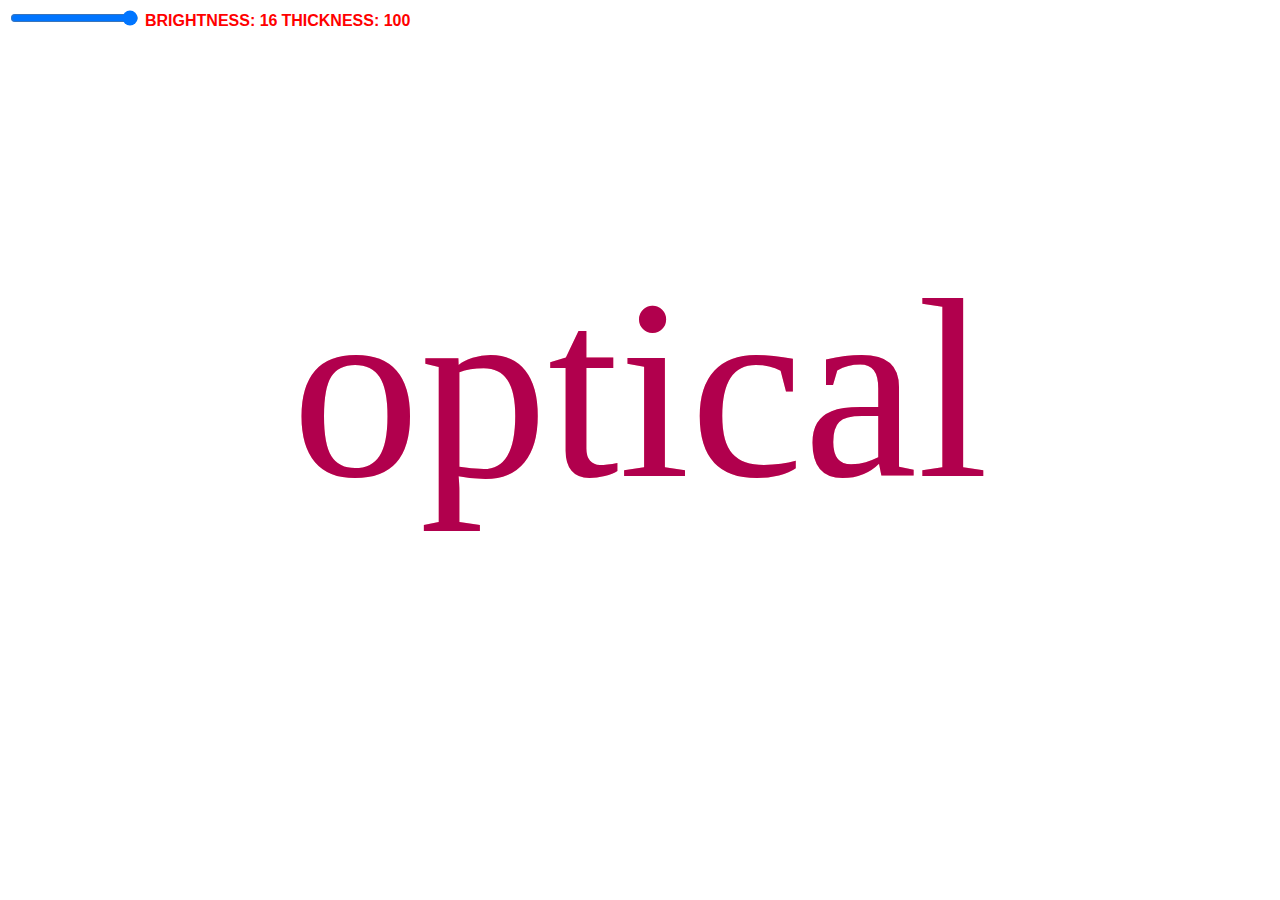
<file: brightness.html>
<!doctype html>
<html>
	<head>
		<link rel="stylesheet" href="css/brightness.css"></link>
		<script src="https://ajax.googleapis.com/ajax/libs/jquery/2.2.0/jquery.min.js"></script>
	</head>
	<body>

		<span><input id="brightness" type="range" min="0" max="255" value="250" step="4"></span>
		<span class="output">brightness: <span id="show-brightness">16</span></span>
		<span class="output">thickness: <span id="show-thickness">100</span></span>

		<div class="text optical-elzevir">
			optical
			<div class="text optical-elzevir optical-elzevir-default">
				optical
			</div>
		</div>


	</body>

	<canvas id="canvas" style="display:none;"></canvas>
	<script src="prototypo.js"></script>
	<script src="prototypo-canvas.js"></script>
	<script src="src/lib-brightness.js"></script>
	<script src="src/brightness.js"></script>
</html>
</file>
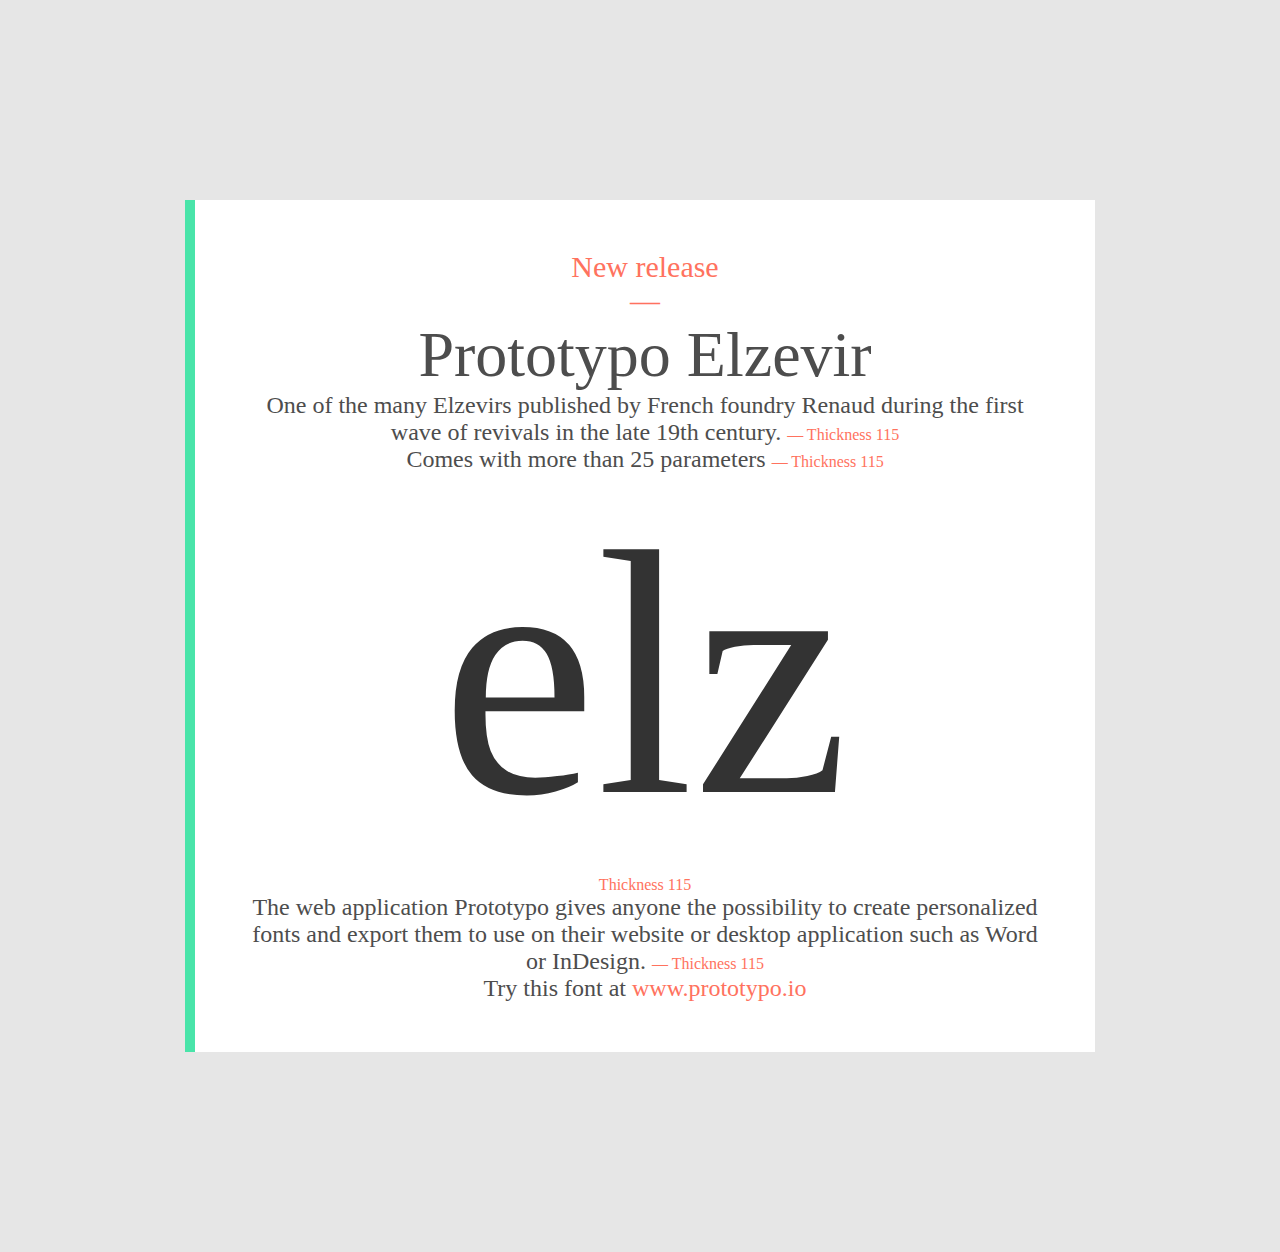
<file: elzevir.html>
<!doctype html>
<html>
	<head>
		<link rel="stylesheet" href="css/elzevir.css"></link>
		<script src="https://ajax.googleapis.com/ajax/libs/jquery/2.2.0/jquery.min.js"></script>
		<title>Interactive Specimen of Prototypo Elzevir</title>
	</head>
	<body>

		<div class="wrap">
			<div class="elzevir-light small red">
				New release
				<br/>—
			</div>
			<div class="elzevir medium">
				Prototypo Elzevir
			</div>
			<div class="elzevir-bold">
				One of the many Elzevirs published by French foundry Renaud during the first wave of revivals in the late 19th century.
				<span class="value">— Thickness <span class="int">115</span></span>
			</div>
			<div class="elzevir-sans">
				Comes with more than 25 parameters
				<span class="value">— Thickness <span class="int">115</span></span>
			</div>
			<div class="elzevir-regular large black">
				elz
				<div class="value">Thickness <span class="int">115</span></div>
			</div>
			<div class="elzevir-regular">
				The web application Prototypo gives anyone the possibility to create personalized fonts and export them to use on their website or desktop application such as Word or InDesign.
				<span class="value">— Thickness <span class="int">115</span></span>
			</div>
			<div class="elzevir">
				Try this font at <a class="link red" href="www.prototypo.io">www.prototypo.io</a>
			</div>
		</div>


	</body>

	<canvas id="canvas" style="display:none;"></canvas>
	<script src="prototypo.js"></script>
	<script src="prototypo-canvas.js"></script>
	<script src="src/lib-elzevir.js"></script>
	<script src="src/elzevir.js"></script>
</html>
</file>
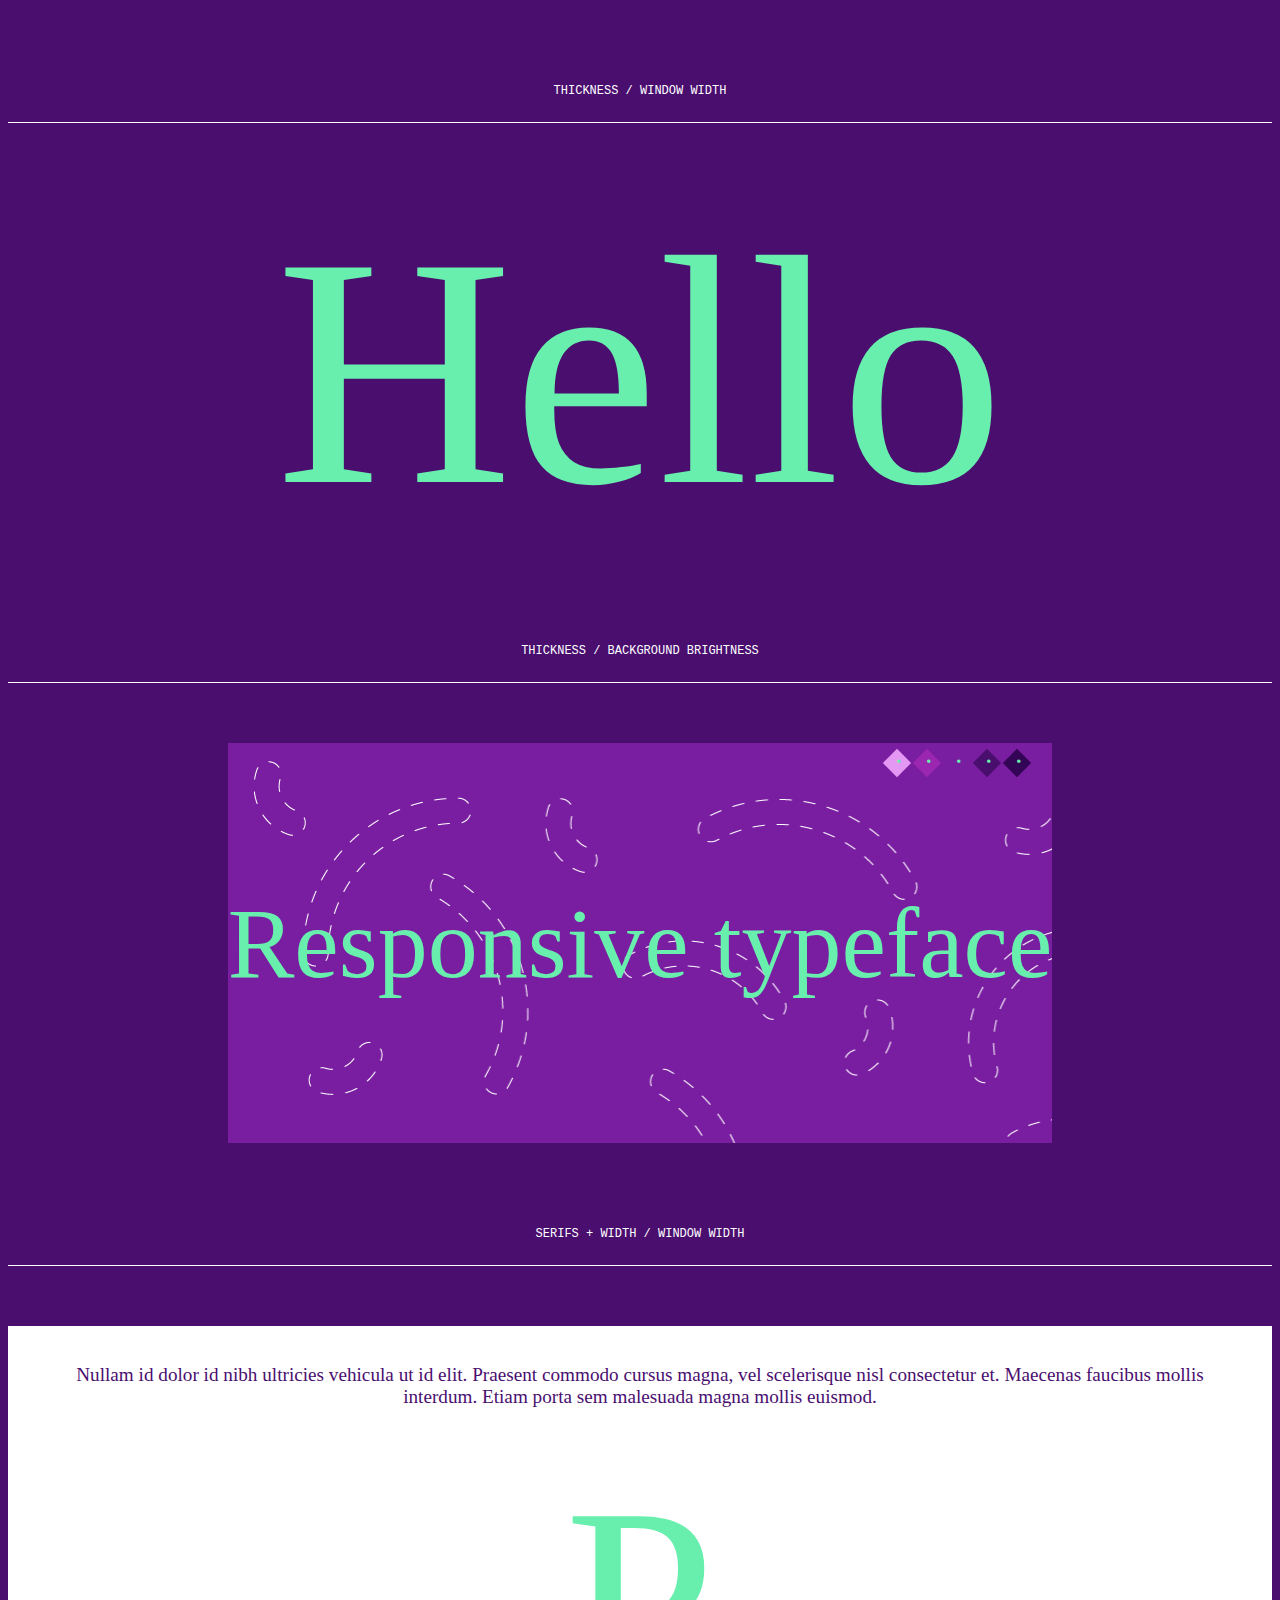
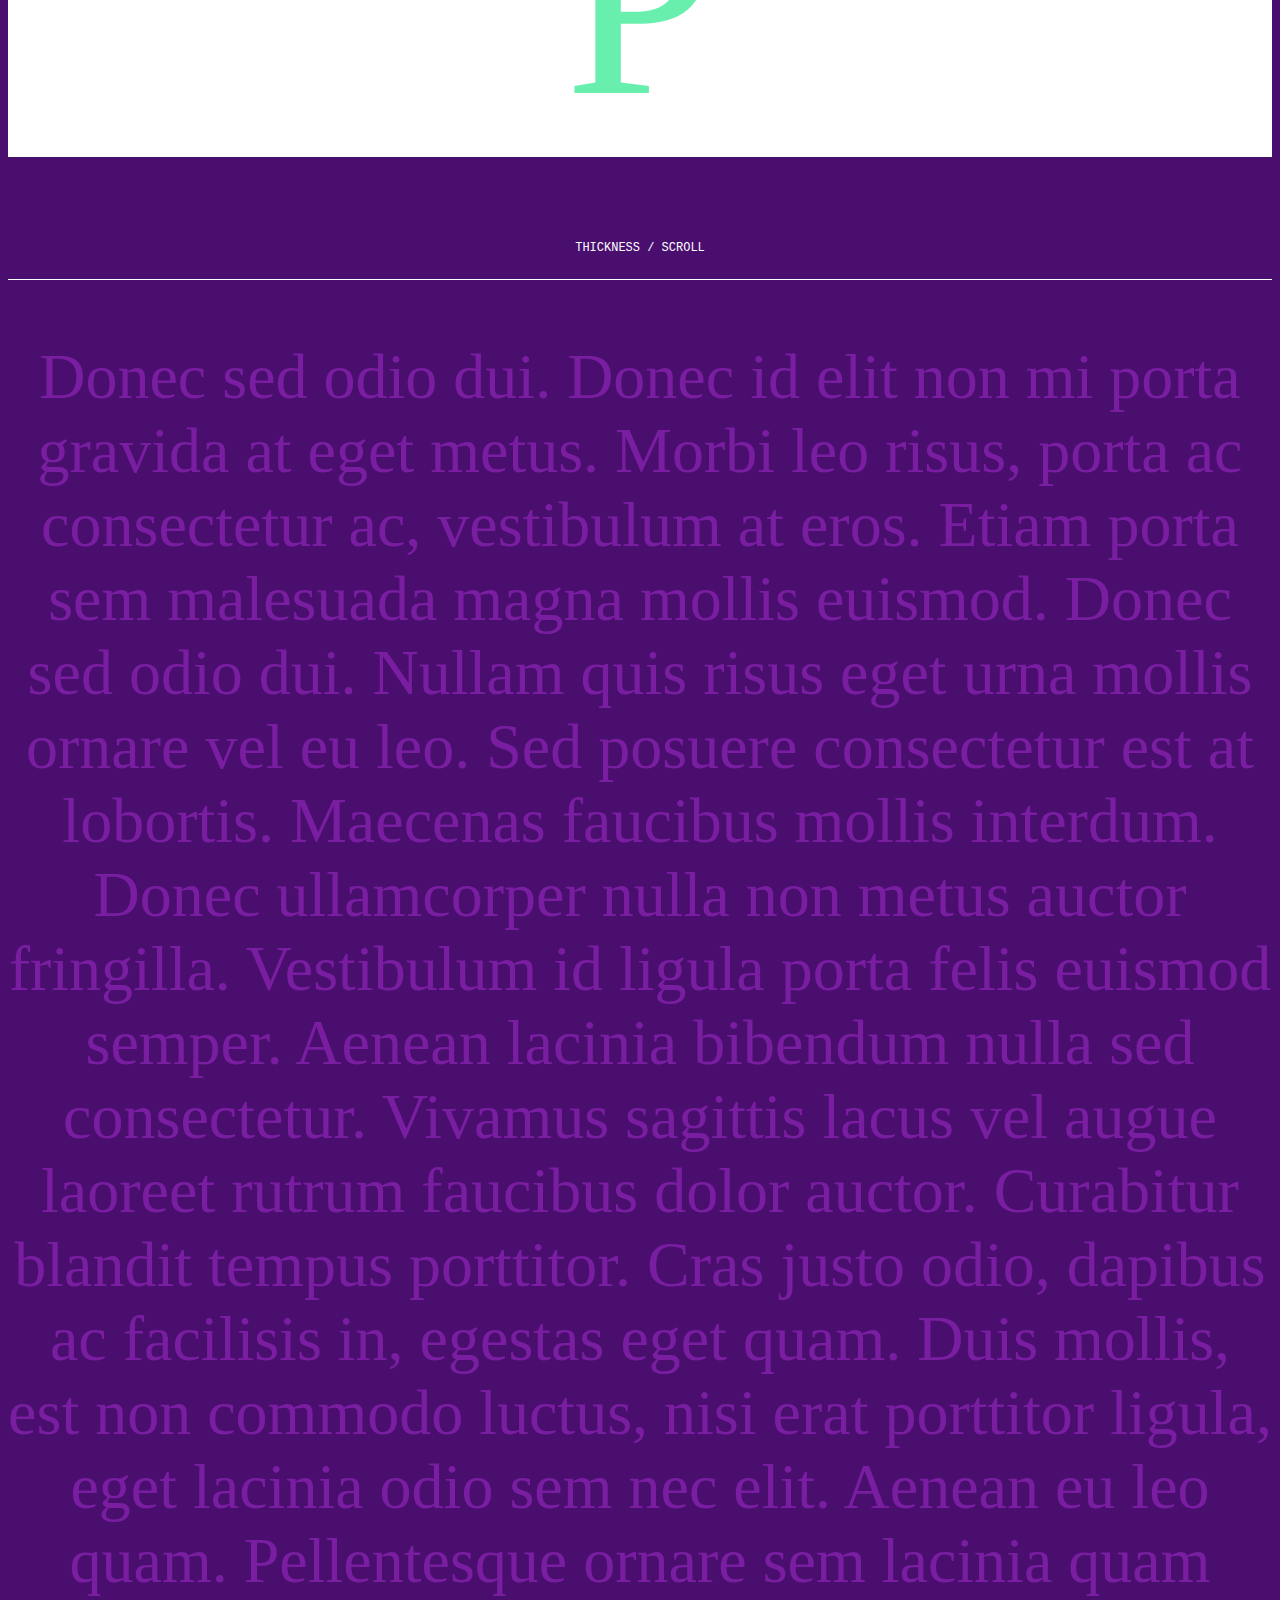
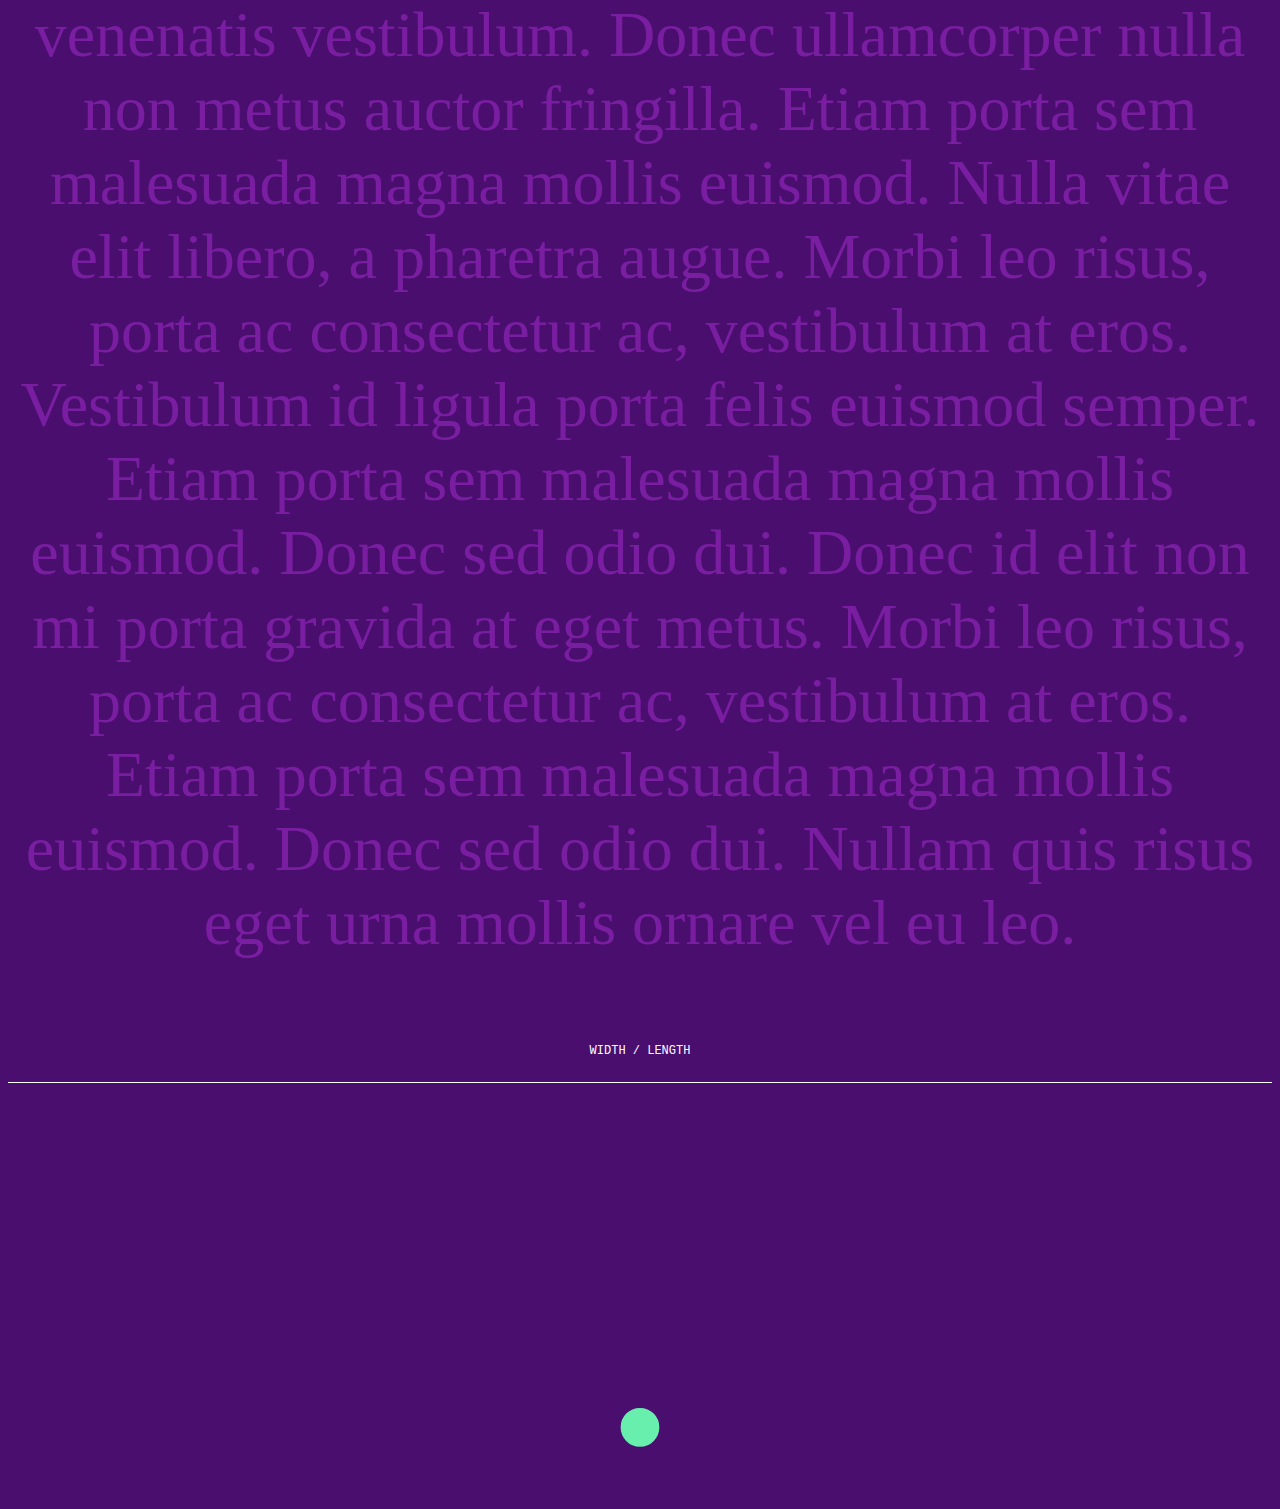
<file: specimen.html>
<!doctype html>
<html>
	<head>
		<link rel="stylesheet" href="css/specimen.css"></link>
		<script src="https://ajax.googleapis.com/ajax/libs/jquery/2.2.0/jquery.min.js"></script>
	</head>
	<body class="bg-purple-dark green">

		<div class="row legend pa2">
			thickness / window width
		</div>

		<div class="row bg-purple-dark">
			<div id="grotesk-light-italic" class="small-12 large-12 columns getPx grotesk-light-italic">
				Hello
			</div>
		</div>

		<div class="row legend pa2">
			thickness / background brightness
		</div>

		<div class="row bg-purple-dark white center-hv">
			<div class="columns small-12 large-12 green elzevir-book bg-img-wrap" bg="dark">
				<div class="bg-img-switch">
					<div id="purple-lightest" class="bg-purple-lightest">•</div>
					<div id="purple-light" class="bg-purple-light">•</div>
					<div id="purple-medium" class="bg-purple-medium">•</div>
					<div id="purple-dark" class="bg-purple-dark">•</div>
					<div id="purple-darkest" class="bg-purple-darkest">•</div>
				</div>
				<div id="bg-img" class="bg-img center-hv bg-purple-medium">
					Responsive typeface
				</div>
			</div>
		</div>

		<div class="row legend pa2">
			serifs + width / window width
		</div>

		<div class="row bg-white">
			<div id="elzevir-body" class="small-12 large-6 columns elzevir-body purple-dark center-hv">
				<div class="pa2">
					Nullam id dolor id nibh ultricies vehicula ut id elit. Praesent commodo cursus magna, vel scelerisque nisl consectetur et. Maecenas faucibus mollis interdum. Etiam porta sem malesuada magna mollis euismod.
				</div>
			</div>
			<div id="elzevir-body-glyph" class="small-12 large-6 columns elzevir-body">
				P
			</div>
		</div>

		<div class="row legend pa2">
			thickness / scroll
		</div>

		<div class="row bg-purple-dark purple-medium">
			<div id="elzevir-normal" class="small-12 large-12 columns elzevir-normal center-hv">
				Donec sed odio dui. Donec id elit non mi porta gravida at eget metus. Morbi leo risus, porta ac consectetur ac, vestibulum at eros. Etiam porta sem malesuada magna mollis euismod. Donec sed odio dui. Nullam quis risus eget urna mollis ornare vel eu leo.
				Sed posuere consectetur est at lobortis. Maecenas faucibus mollis interdum. Donec ullamcorper nulla non metus auctor fringilla. Vestibulum id ligula porta felis euismod semper.
				Aenean lacinia bibendum nulla sed consectetur. Vivamus sagittis lacus vel augue laoreet rutrum faucibus dolor auctor. Curabitur blandit tempus porttitor. Cras justo odio, dapibus ac facilisis in, egestas eget quam. Duis mollis, est non commodo luctus, nisi erat porttitor ligula, eget lacinia odio sem nec elit.
				Aenean eu leo quam. Pellentesque ornare sem lacinia quam venenatis vestibulum. Donec ullamcorper nulla non metus auctor fringilla. Etiam porta sem malesuada magna mollis euismod. Nulla vitae elit libero, a pharetra augue. Morbi leo risus, porta ac consectetur ac, vestibulum at eros. Vestibulum id ligula porta felis euismod semper. Etiam porta sem malesuada magna mollis euismod.
				Donec sed odio dui. Donec id elit non mi porta gravida at eget metus. Morbi leo risus, porta ac consectetur ac, vestibulum at eros. Etiam porta sem malesuada magna mollis euismod. Donec sed odio dui. Nullam quis risus eget urna mollis ornare vel eu leo.
			</div>
		</div>

		<div class="row legend pa2">
			width / length
		</div>

		<div class="row bg-purple-dark">
			<div id="fell-normal" contenteditable class="stringLength small-12 large-12 columns getPx fell-normal">
				.
			</div>
		</div>

	</body>

	<canvas id="canvas" style="display:none;"></canvas>
	<script src="prototypo.js"></script>
	<script src="prototypo-canvas.js"></script>
	<script src="src/lib.js"></script>
	<script src="src/specimen.js"></script>
</html>
</file>
<file: css/brightness.css>
.output {
	font-family: sans-serif;
	font-weight: bold;
	text-transform: uppercase;
	color: red;
}

.text {
	font-size: 270px;
	font-size: 20vw;
	display: flex;
	align-items: center;
	justify-content: center;
	height: 80vh;
	color: red;
	position: relative;
	}

.optical-elzevir {
	font-family: 'optical-elzevir';
}

.optical-elzevir-default {
	font-family: 'optical-elzevir-default';
	position: absolute;
	top: 0;
	left: 0;
	right: 0;
	opacity: .3;
	color: blue;
	/*z-index: -1;*/
}
</file>
<file: css/elzevir.css>
.elzevir {
	font-family: 'Elzevir';
	src: url('./elzevir.otf');
}

.elzevir-regular {
	font-family: 'elzevir-regular';
}
.elzevir-light {
	font-family: 'elzevir-light';
}
.elzevir-bold {
	font-family: 'elzevir-bold';
}
.elzevir-sans {
	font-family: 'elzevir-sans';
}
.elzevir-caption {
	font-family: 'elzevir-caption';
}


body {
	background-color: #E6E6E6;
	text-align: center;
	font-size: 24px;
	color: #4D4D4D;
}

.wrap {
	background-color: white;
	border-left: 10px solid #49E4A9;
	padding: 50px;
	text-align: center;
	max-width: 800px;
	margin: 200px auto;
}

.link {
	text-decoration: none;
}

.red {
	color: #FF725E;
}

.black {
	color: #333333;
}

.value {
	color: #FF725E;
	font-size: 16px;
	font-family: 'elzevir-caption';
}

.small {
	font-size: 30px;
}
.medium {
	font-size: 64px;
}
.large {
	font-size: 350px;
}
</file>
<file: css/specimen.css>
/* Fonts */
.grotesk-light-italic {
	font-family: 'grotesk-light-italic';
	font-size: 3em;
}
.elzevir-book {
	font-family: 'elzevir-book';
	font-size: 0.5em;
}
.elzevir-body {
	font-family: 'elzevir-body';
	font-size: 0.15em;
}
.elzevir-normal {
	font-family: 'elzevir-normal';
	font-size: 0.5em;
}

.fell-normal {
	font-family: 'fell-normal';
	font-size: 2em;
}

#elzevir-body-glyph {
	font-size: 270px;
}

/* General settings */
body {
	text-align: center;
	font-size: 8em;
	transition: all 2000ms ease;
}

.pa2 {
	padding: 2em;
}

.center-hv {
	display: flex;
	align-items: center;
	justify-content: center;
}

.legend {
	border-bottom: 1px solid white;
	font-size: 12px;
	text-transform: uppercase;
	color: white;
	font-family: monospace;
	margin: 5em auto;
	/*margin-bottom: 5em;*/
}

/* Colors */
.white { color: #EEE; }
.bg-white { background-color: #FFF; }
.purple-lightest { color: #E498F4; }
.bg-purple-lightest { background-color: #E498F4; }
.purple-light { color: #9B26AF; }
.bg-purple-light { background-color: #9B26AF; }
.purple-medium { color: #7A1EA1; }
.bg-purple-medium { background-color: #7A1EA1; }
.purple-dark { color: #4A0E6F; }
.bg-purple-dark, .dark { background-color: #4A0E6F; }
.purple-darkest { color: #340456; }
.bg-purple-darkest, .darkest { background-color: #340456; }
.green, .light { color: #68EFAD; }
.bg-green { background-color: #68EFAD; }

.gradient {
	background: -moz-linear-gradient(top,  #9b26af 0%, #691a99 100%); /* FF3.6-15 */
	background: -webkit-linear-gradient(top,  #9b26af 0%,#691a99 100%); /* Chrome10-25,Safari5.1-6 */
	background: linear-gradient(to bottom,  #9b26af 0%,#691a99 100%); /* W3C, IE10+, FF16+, Chrome26+, Opera12+, Safari7+ */
	filter: progid:DXImageTransform.Microsoft.gradient( startColorstr='#9b26af', endColorstr='#691a99',GradientType=0 ); /* IE6-9 */
}

.bg-img-wrap {
	position: relative;
}

.bg-img {
	background-image: url('../img/bg.png');
	font-size: 100px;
	min-height: 400px;
}

.bg-img-switch {
	position: absolute;
	top: 10px;
	right: 25px;
	display: flex;
}

.bg-img-switch > div {
	font-size: 14px;
	text-align: center;
	width: 20px;
	height: 20px;
	cursor: pointer;
	flex-direction: row;
	margin-left: 10px;
	transform: rotate(45deg);
}

/* Media-queries */

/* Small screens */
@media only screen and (max-width: 40em) /* max-width 640px, mobile-only styles, use when QAing mobile issues */ {

}

/* Medium screens */
@media only screen and (min-width: 40.063em) /* min-width 641px, medium screens */ {

}

/* Large screens */
@media only screen and (min-width: 64.063em) /* min-width 1025px, large screens */ {

}


/* XLarge screens */
@media only screen and (min-width: 90.063em) /* min-width 1441px, xlarge screens */ {

}
</file>
